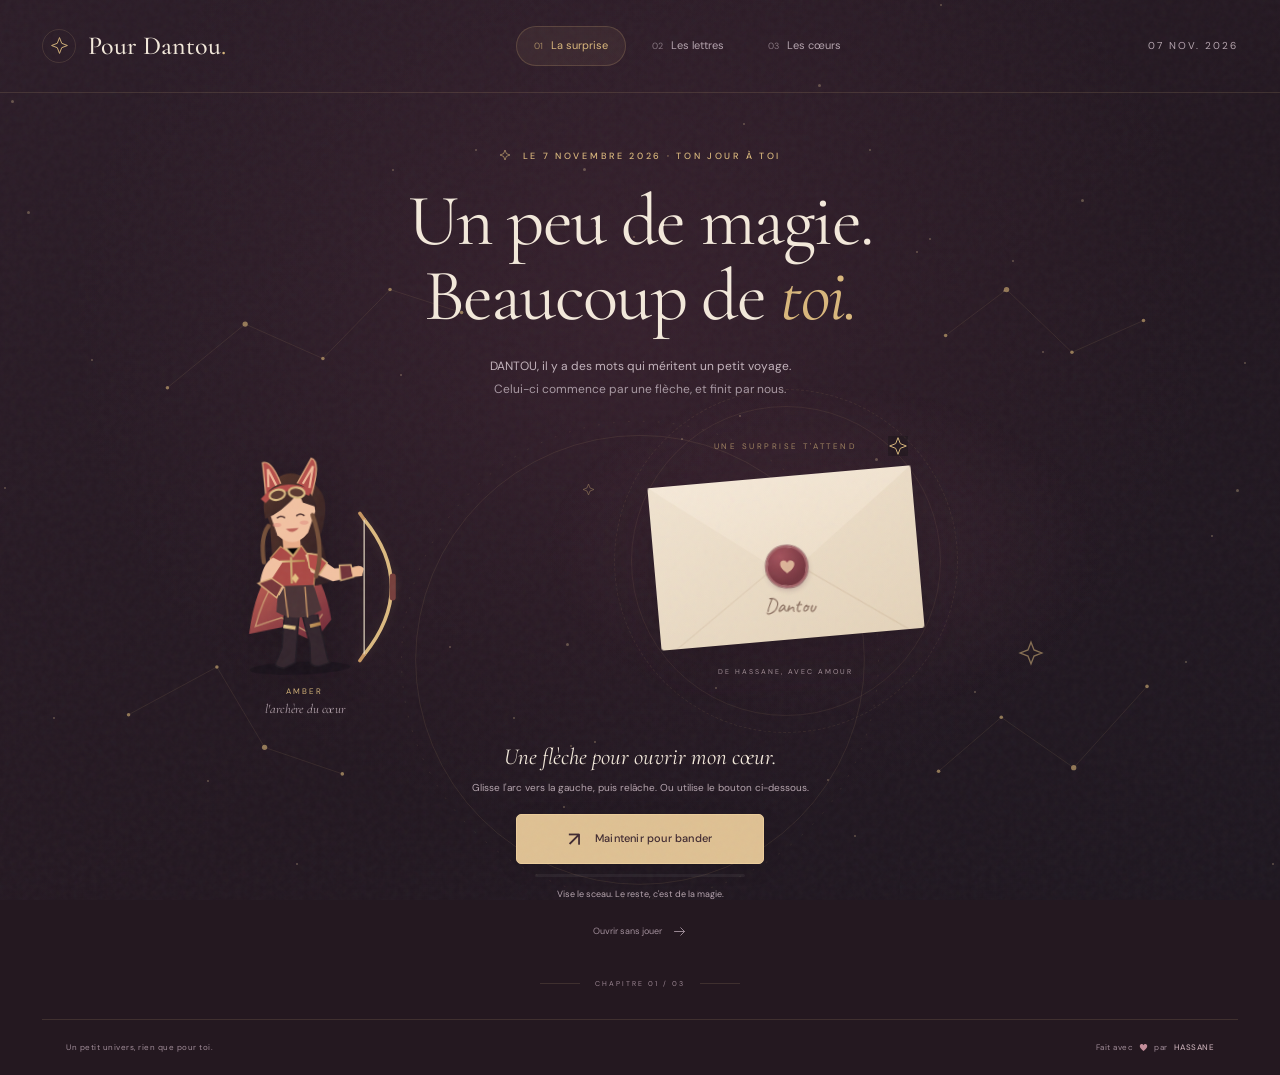
<file: dantou-anniversaire/index.html>
<!DOCTYPE html>
<html lang="fr">
<head>
<meta charset="UTF-8">
<meta name="viewport" content="width=device-width, initial-scale=1">
<meta name="theme-color" content="#261822">
<meta name="description" content="Un cadeau d'anniversaire pour DANTOU, imaginé avec amour par HASSANE. 7 novembre 2026.">
<title>Une surprise dans les étoiles · Pour Dantou</title>
<link rel="icon" href="assets/img/favicon.svg" type="image/svg+xml">
<link rel="stylesheet" href="css/fonts.css">
<link rel="stylesheet" href="css/style.css">
<script src="js/common.js" defer></script>

<script src="js/index.js" defer></script>
</head>
<body class="page-index">
<a class="skip-link" href="#contenu">Aller au contenu</a>
<div class="stars" aria-hidden="true"></div>
<header class="site-header">
<a class="brand" href="index.html" aria-label="Pour Dantou — accueil"><span class="brand-symbol"><svg viewBox="0 0 24 24" fill="none" aria-hidden="true"><path d="M12 2l2.8 7.2L22 12l-7.2 2.8L12 22l-2.8-7.2L2 12l7.2-2.8L12 2Z" stroke="currentColor" stroke-width="1.2"/></svg></span><span>Pour Dantou<span class="brand-dot">.</span></span></a>
<nav class="main-nav" aria-label="Les trois chapitres">
<a href="index.html" aria-current="page" ><span class="nav-number">01</span> La surprise</a><a href="lettres.html" ><span class="nav-number">02</span> Les lettres</a><a href="coeurs.html" ><span class="nav-number">03</span> Les cœurs</a>
</nav>
<span class="header-date">07 NOV. 2026</span>
</header>
<main id="contenu" class="home-main">
<section class="hero intro-home" aria-labelledby="home-title">
<p class="eyebrow"><span class="tiny-star"><svg viewBox="0 0 24 24" fill="none" aria-hidden="true"><path d="M12 2l2.8 7.2L22 12l-7.2 2.8L12 22l-2.8-7.2L2 12l7.2-2.8L12 2Z" stroke="currentColor" stroke-width="1.2"/></svg></span> LE 7 NOVEMBRE 2026 · TON JOUR À TOI</p>
<h1 id="home-title">Un peu de magie.<br>Beaucoup de <em>toi.</em></h1>
<p class="hero-description">DANTOU, il y a des mots qui méritent un petit voyage.<br><span>Celui-ci commence par une flèche, et finit par nous.</span></p>
</section>
<section class="shooting-game" aria-label="Ouvre ton cadeau avec l'arc d'Amber">
<div class="game-scene" id="game-scene">
<div class="orbit-decoration" aria-hidden="true"><span><svg viewBox="0 0 24 24" fill="none" aria-hidden="true"><path d="M12 2l2.8 7.2L22 12l-7.2 2.8L12 22l-2.8-7.2L2 12l7.2-2.8L12 2Z" stroke="currentColor" stroke-width="1.2"/></svg></span><i></i></div>
<div class="amber-wrap"><img src="assets/img/amber.svg" alt="Amber, notre archère au ruban rouge" width="220" height="310" draggable="false"><span class="amber-label">AMBER <i>l'archère du cœur</i></span></div>
<button class="bow-control" id="bow-control" type="button" aria-label="Arc : maintenir ou glisser vers la gauche, puis relâcher pour tirer. Flèches haut et bas pour viser au clavier." aria-describedby="game-help">
<svg viewBox="0 0 80 180" aria-hidden="true"><path class="bow-limb" d="M24 12Q87 90 24 168" fill="none" stroke="#dcba80" stroke-width="4" stroke-linecap="round"/><path d="M24 12L19 5M24 168l-5 7" stroke="#c79661" stroke-width="4" stroke-linecap="round"/><polyline id="bow-string" points="24,12 24,90 24,168" fill="none" stroke="#f1e3cc" stroke-width="1.3"/><path d="M57 78v24" stroke="#773f3c" stroke-width="7" stroke-linecap="round"/></svg>
</button>
<div class="envelope-target" id="envelope-target">
<p class="gift-caption">UNE SURPRISE T'ATTEND</p>
<div class="envelope" id="envelope" role="img" aria-label="Une enveloppe fermée, adressée à Dantou">
<div class="envelope-back"></div>
<div class="letter-peek"><span>Pour toi,</span><strong>mon amour.</strong><i>— HASSANE</i></div>
<div class="envelope-front"></div>
<div class="envelope-flap"></div>
<div class="wax-seal"><svg viewBox="0 0 24 24" aria-hidden="true"><path d="M12 21C8 18 2 14 2 8a5.2 5.2 0 0 1 10-2 5.2 5.2 0 0 1 10 2c0 6-6 10-10 13Z" fill="currentColor"/></svg></div>
<span class="envelope-name">Dantou</span>
</div>
<p class="gift-signature">DE HASSANE, AVEC AMOUR</p>
</div>
<canvas id="shot-canvas" aria-hidden="true"></canvas>
<span class="scene-spark sparkle-a" aria-hidden="true"><svg viewBox="0 0 24 24" fill="none" aria-hidden="true"><path d="M12 2l2.8 7.2L22 12l-7.2 2.8L12 22l-2.8-7.2L2 12l7.2-2.8L12 2Z" stroke="currentColor" stroke-width="1.2"/></svg></span><span class="scene-spark sparkle-b" aria-hidden="true"><svg viewBox="0 0 24 24" fill="none" aria-hidden="true"><path d="M12 2l2.8 7.2L22 12l-7.2 2.8L12 22l-2.8-7.2L2 12l7.2-2.8L12 2Z" stroke="currentColor" stroke-width="1.2"/></svg></span>
</div>
<div class="game-controls" id="game-controls">
<p id="game-help" class="game-help">Une flèche pour ouvrir mon cœur.</p>
<p class="game-detail">Glisse l'arc vers la gauche, puis relâche. Ou utilise le bouton ci-dessous.</p>
<button type="button" class="button button-gold hold-button" id="shoot-button"><span class="button-icon">↗</span><span id="shoot-label">Maintenir pour bander</span></button>
<div class="power-meter" role="meter" id="power-meter" aria-label="Puissance de l'arc" aria-valuemin="0" aria-valuemax="100" aria-valuenow="0"><div id="power-fill"></div></div>
<p class="game-status" id="game-status" role="status">Vise le sceau. Le reste, c'est de la magie.</p>
<button class="text-button skip-game" id="skip-game" type="button">Ouvrir sans jouer <svg viewBox="0 0 24 24" fill="none" aria-hidden="true"><path d="M4 12h16m-6-6 6 6-6 6" stroke="currentColor" stroke-width="1.5" stroke-linecap="round" stroke-linejoin="round"/></svg></button>
</div>
<div class="birthday-panel" id="birthday-panel" hidden>
<p class="eyebrow">AUJOURD'HUI, TOUTES LES ÉTOILES SONT POUR TOI</p>
<h2>Joyeux anniversaire <em>DANTOU !</em></h2>
<p>Que cette nouvelle année te ressemble : belle, lumineuse, irremplaçable.</p>
<a class="button button-gold" href="lettres.html">Continuer <svg viewBox="0 0 24 24" fill="none" aria-hidden="true"><path d="M4 12h16m-6-6 6 6-6 6" stroke="currentColor" stroke-width="1.5" stroke-linecap="round" stroke-linejoin="round"/></svg></a>
<button class="text-button replay" id="replay" type="button">Rejouer la surprise</button>
</div>
</section>
<p class="chapter-mark"><span></span> CHAPITRE 01 / 03 <span></span></p>
<noscript><p class="noscript-note">Active JavaScript pour tirer à l'arc. <a href="lettres.html">Tu peux aussi lire les lettres directement.</a></p></noscript>
</main>
<footer class="site-footer"><span>Un petit univers, rien que pour toi.</span><span>Fait avec <svg viewBox="0 0 24 24" aria-hidden="true"><path d="M12 21C8 18 2 14 2 8a5.2 5.2 0 0 1 10-2 5.2 5.2 0 0 1 10 2c0 6-6 10-10 13Z" fill="currentColor"/></svg> par <strong>HASSANE</strong></span></footer></body></html>
</file>
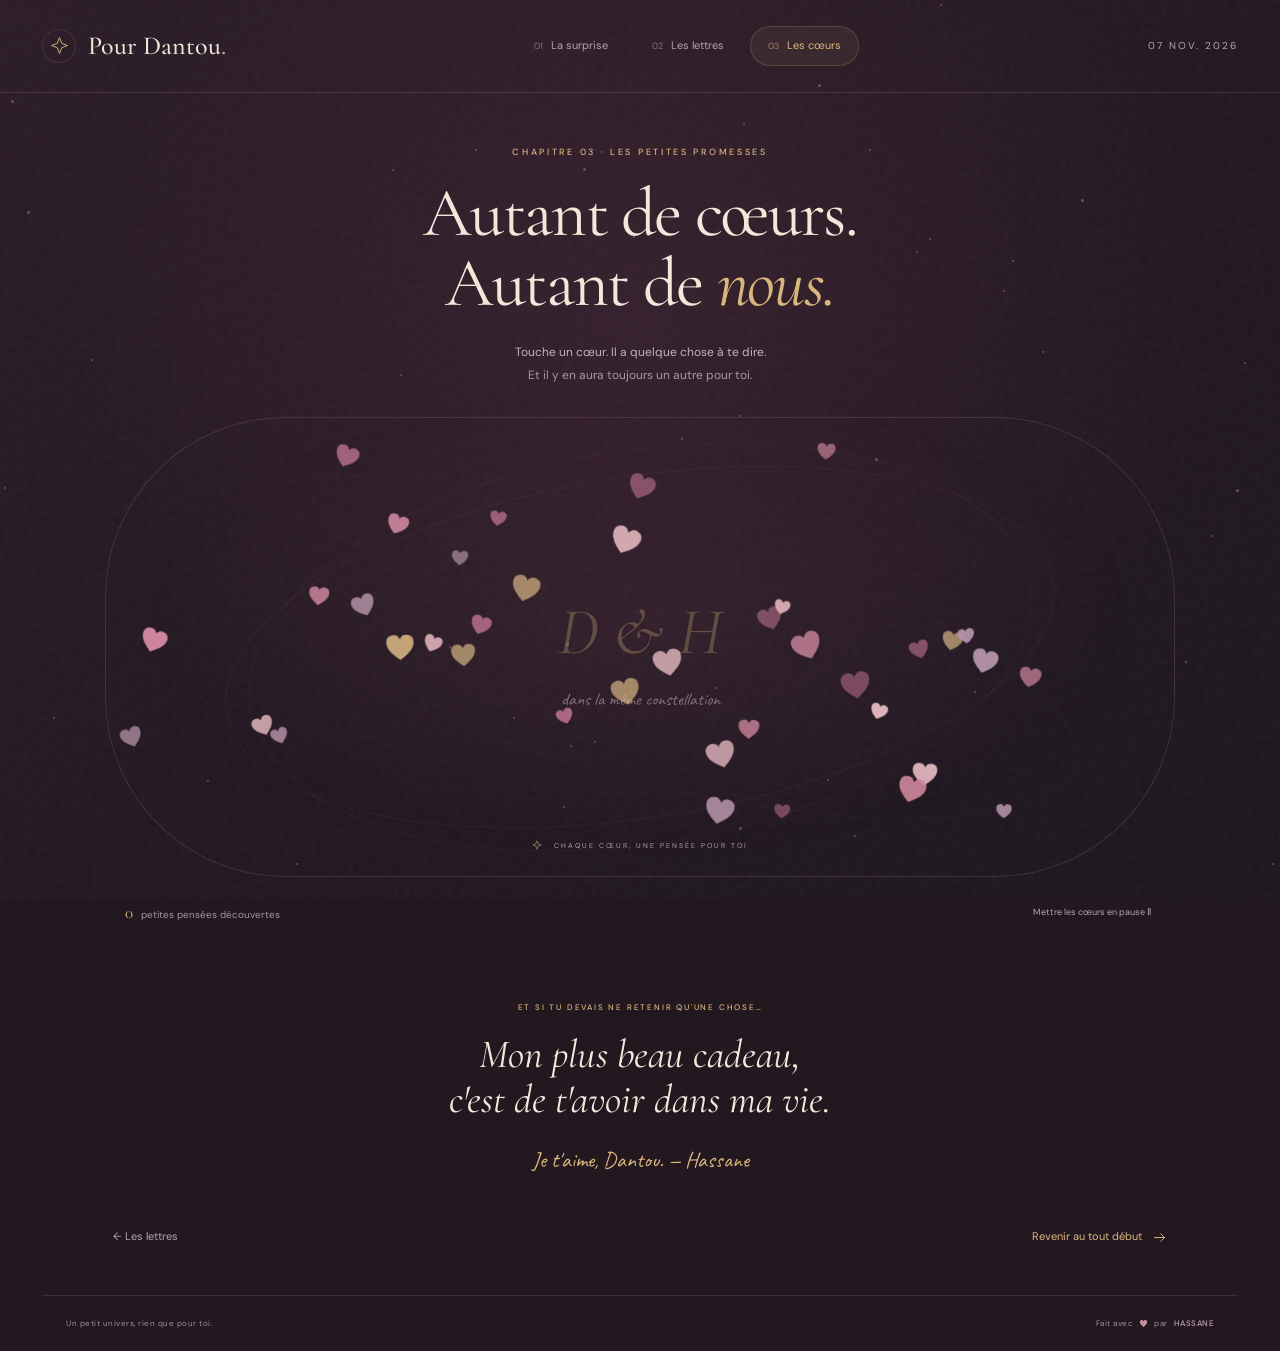
<file: dantou-anniversaire/coeurs.html>
<!DOCTYPE html>
<html lang="fr">
<head>
<meta charset="UTF-8">
<meta name="viewport" content="width=device-width, initial-scale=1">
<meta name="theme-color" content="#261822">
<meta name="description" content="Un cadeau d'anniversaire pour DANTOU, imaginé avec amour par HASSANE. 7 novembre 2026.">
<title>Une constellation de promesses · Pour Dantou</title>
<link rel="icon" href="assets/img/favicon.svg" type="image/svg+xml">
<link rel="stylesheet" href="css/fonts.css">
<link rel="stylesheet" href="css/style.css">
<script src="js/common.js" defer></script>

<script src="js/coeurs.js" defer></script>
</head>
<body class="page-coeurs">
<a class="skip-link" href="#contenu">Aller au contenu</a>
<div class="stars" aria-hidden="true"></div>
<header class="site-header">
<a class="brand" href="index.html" aria-label="Pour Dantou — accueil"><span class="brand-symbol"><svg viewBox="0 0 24 24" fill="none" aria-hidden="true"><path d="M12 2l2.8 7.2L22 12l-7.2 2.8L12 22l-2.8-7.2L2 12l7.2-2.8L12 2Z" stroke="currentColor" stroke-width="1.2"/></svg></span><span>Pour Dantou<span class="brand-dot">.</span></span></a>
<nav class="main-nav" aria-label="Les trois chapitres">
<a href="index.html" ><span class="nav-number">01</span> La surprise</a><a href="lettres.html" ><span class="nav-number">02</span> Les lettres</a><a href="coeurs.html" aria-current="page" ><span class="nav-number">03</span> Les cœurs</a>
</nav>
<span class="header-date">07 NOV. 2026</span>
</header>
<main id="contenu" class="hearts-main">
<section class="hero hearts-hero"><p class="eyebrow">CHAPITRE 03 · LES PETITES PROMESSES</p><h1>Autant de cœurs.<br>Autant de <em>nous.</em></h1><p class="hero-description">Touche un cœur. Il a quelque chose à te dire.<br><span>Et il y en aura toujours un autre pour toi.</span></p></section>
<section class="heart-garden" id="heart-garden" aria-label="Constellation interactive de messages d'amour">
<div class="garden-halo" aria-hidden="true"></div>
<div class="garden-center" aria-hidden="true"><span>D & H</span><p>dans la même constellation</p></div>
<div class="heart-layer" id="heart-layer"></div>
<canvas id="heart-canvas" aria-hidden="true"></canvas>
<div class="heart-notes" id="heart-notes" aria-hidden="true"></div>
<div class="garden-label" aria-hidden="true"><span><svg viewBox="0 0 24 24" fill="none" aria-hidden="true"><path d="M12 2l2.8 7.2L22 12l-7.2 2.8L12 22l-2.8-7.2L2 12l7.2-2.8L12 2Z" stroke="currentColor" stroke-width="1.2"/></svg></span> CHAQUE CŒUR, UNE PENSÉE POUR TOI</div>
</section>
<div class="garden-info"><p><span id="heart-count">0</span> petites pensées découvertes</p><button class="text-button" id="motion-toggle" type="button" aria-pressed="false">Mettre les cœurs en pause <span aria-hidden="true">Ⅱ</span></button></div>
<p class="sr-only" role="status" aria-live="polite" aria-atomic="true" id="heart-announcement"></p>
<noscript><p class="noscript-note">Active JavaScript pour découvrir les cœurs. DANTOU, je te choisis dans les petits gestes, chaque jour. — HASSANE</p></noscript>
<div class="closing-note"><p class="eyebrow">ET SI TU DEVAIS NE RETENIR QU'UNE CHOSE…</p><p class="closing-words">Mon plus beau cadeau,<br>c'est de t'avoir dans ma vie.</p><span class="closing-signature">Je t'aime, Dantou. — Hassane</span></div>
<div class="page-navigation"><a class="text-button back-link" href="lettres.html">← Les lettres</a><a class="text-button" href="index.html">Revenir au tout début <svg viewBox="0 0 24 24" fill="none" aria-hidden="true"><path d="M4 12h16m-6-6 6 6-6 6" stroke="currentColor" stroke-width="1.5" stroke-linecap="round" stroke-linejoin="round"/></svg></a></div>
</main>
<footer class="site-footer"><span>Un petit univers, rien que pour toi.</span><span>Fait avec <svg viewBox="0 0 24 24" aria-hidden="true"><path d="M12 21C8 18 2 14 2 8a5.2 5.2 0 0 1 10-2 5.2 5.2 0 0 1 10 2c0 6-6 10-10 13Z" fill="currentColor"/></svg> par <strong>HASSANE</strong></span></footer></body></html>
</file>
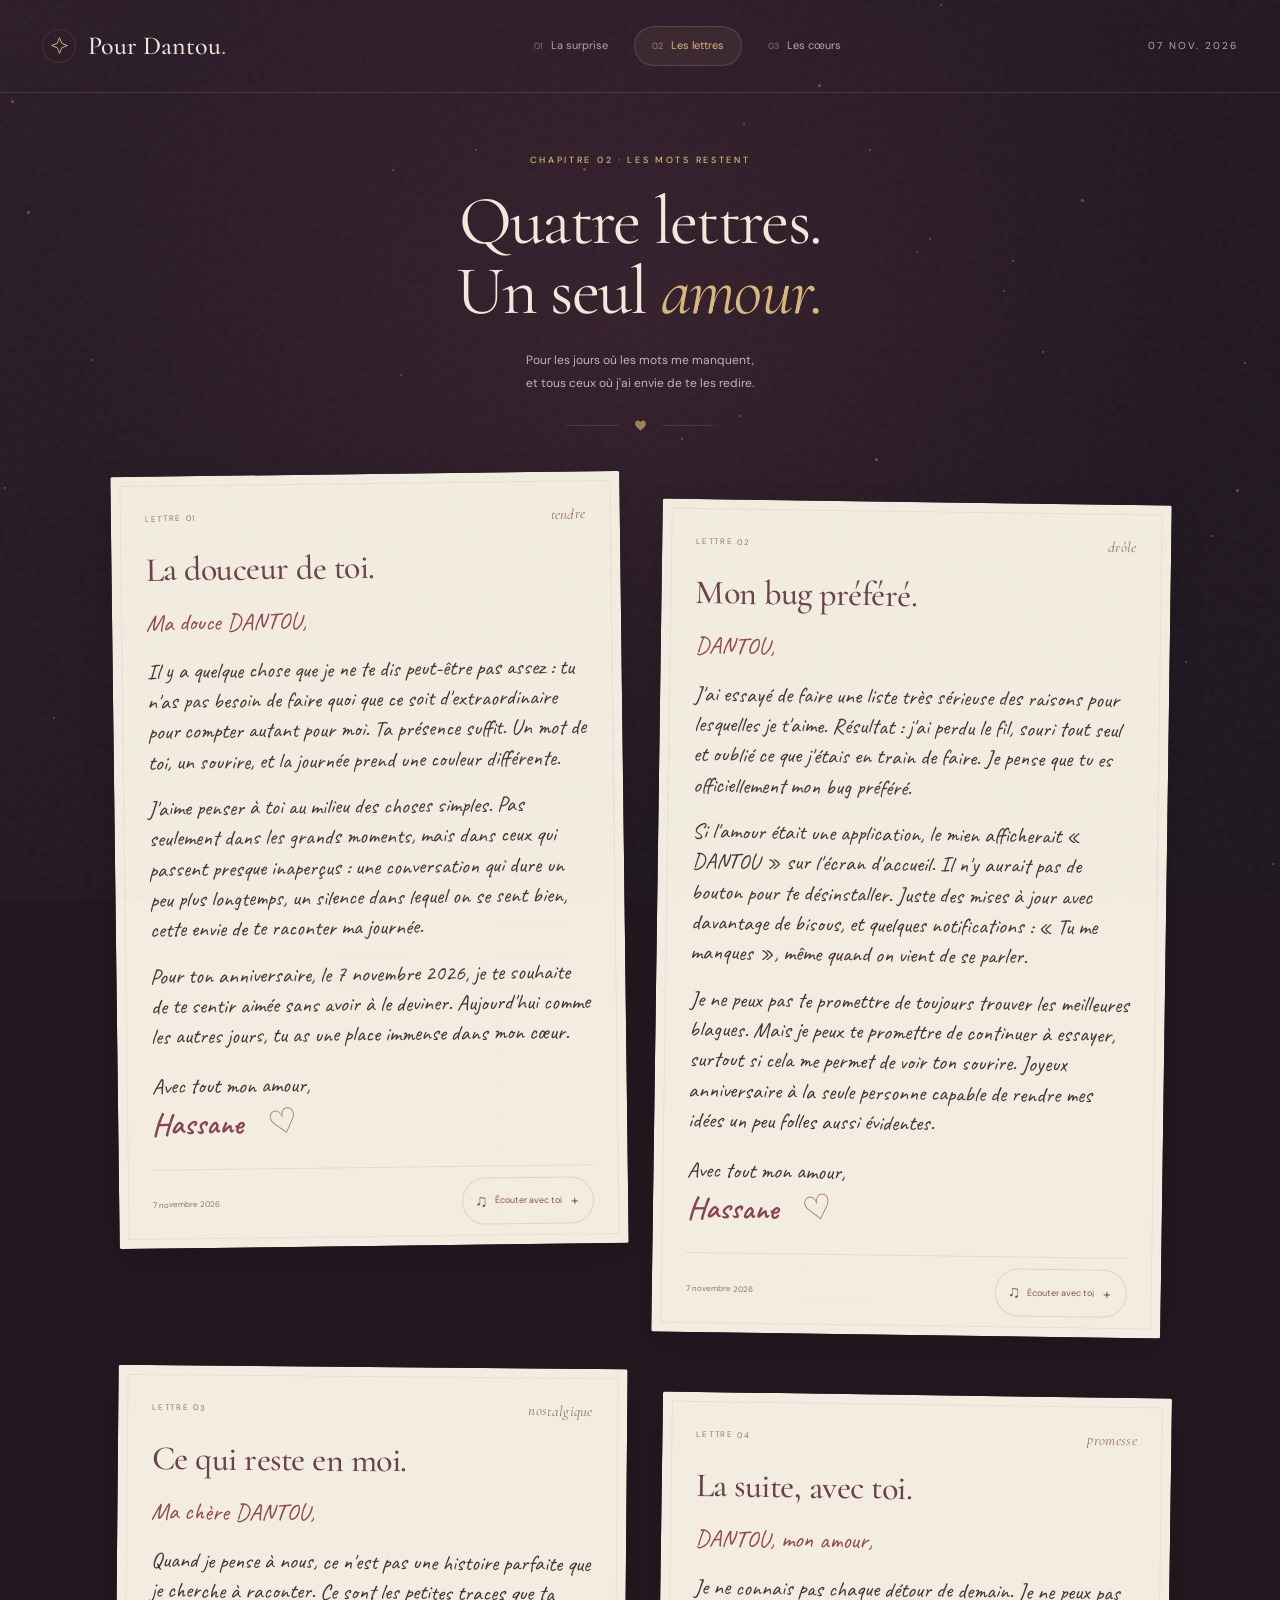
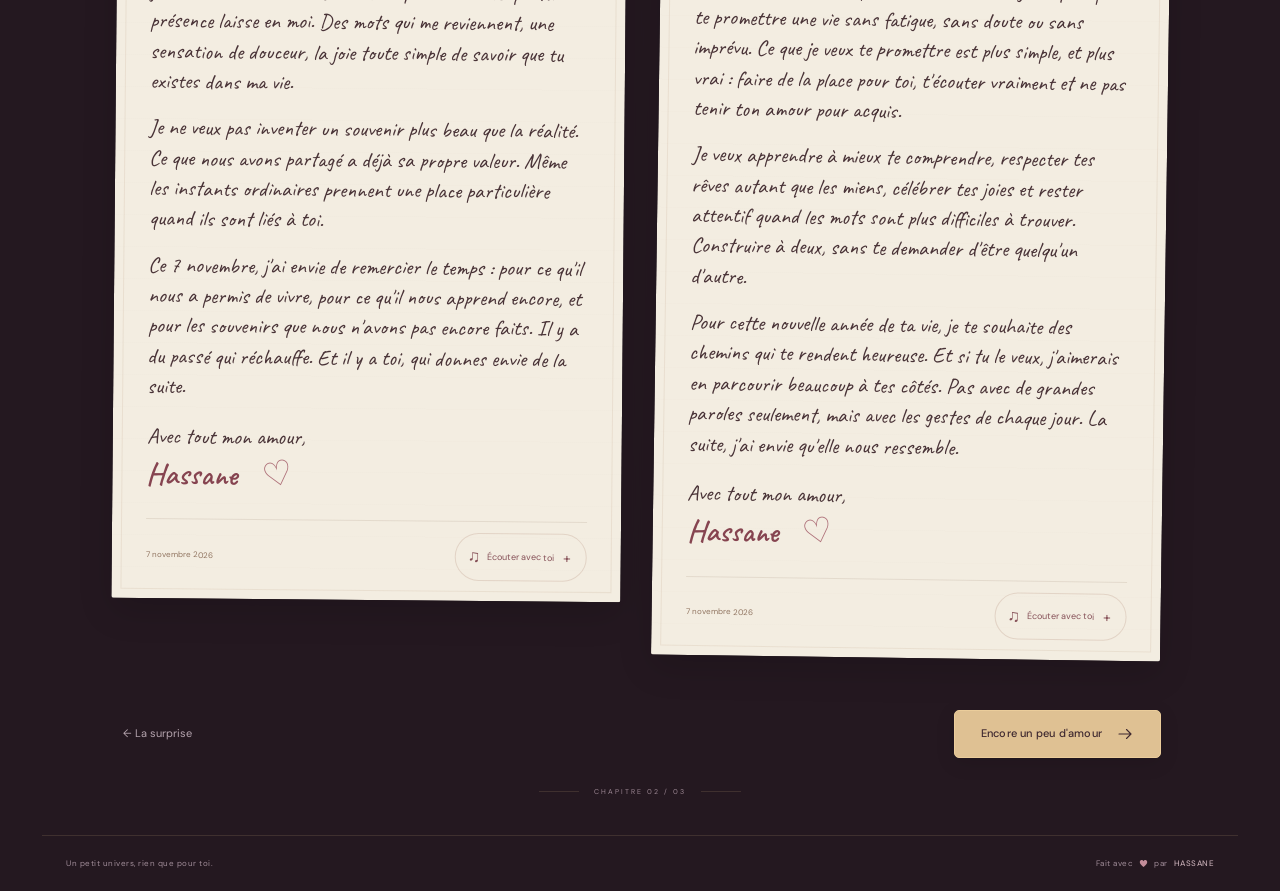
<file: dantou-anniversaire/lettres.html>
<!DOCTYPE html>
<html lang="fr">
<head>
<meta charset="UTF-8">
<meta name="viewport" content="width=device-width, initial-scale=1">
<meta name="theme-color" content="#261822">
<meta name="description" content="Un cadeau d'anniversaire pour DANTOU, imaginé avec amour par HASSANE. 7 novembre 2026.">
<title>Quatre lettres pour toi · Pour Dantou</title>
<link rel="icon" href="assets/img/favicon.svg" type="image/svg+xml">
<link rel="stylesheet" href="css/fonts.css">
<link rel="stylesheet" href="css/style.css">
<script src="js/common.js" defer></script>
<script src="js/musiques.js" defer></script>
<script src="js/lettres.js" defer></script>
</head>
<body class="page-lettres">
<a class="skip-link" href="#contenu">Aller au contenu</a>
<div class="stars" aria-hidden="true"></div>
<header class="site-header">
<a class="brand" href="index.html" aria-label="Pour Dantou — accueil"><span class="brand-symbol"><svg viewBox="0 0 24 24" fill="none" aria-hidden="true"><path d="M12 2l2.8 7.2L22 12l-7.2 2.8L12 22l-2.8-7.2L2 12l7.2-2.8L12 2Z" stroke="currentColor" stroke-width="1.2"/></svg></span><span>Pour Dantou<span class="brand-dot">.</span></span></a>
<nav class="main-nav" aria-label="Les trois chapitres">
<a href="index.html" ><span class="nav-number">01</span> La surprise</a><a href="lettres.html" aria-current="page" ><span class="nav-number">02</span> Les lettres</a><a href="coeurs.html" ><span class="nav-number">03</span> Les cœurs</a>
</nav>
<span class="header-date">07 NOV. 2026</span>
</header>
<main id="contenu" class="letters-main">
<section class="hero letters-hero"><p class="eyebrow">CHAPITRE 02 · LES MOTS RESTENT</p><h1>Quatre lettres.<br>Un seul <em>amour.</em></h1><p class="hero-description">Pour les jours où les mots me manquent,<br>et tous ceux où j'ai envie de te les redire.</p><div class="hero-ornament" aria-hidden="true"><span></span><svg viewBox="0 0 24 24" aria-hidden="true"><path d="M12 21C8 18 2 14 2 8a5.2 5.2 0 0 1 10-2 5.2 5.2 0 0 1 10 2c0 6-6 10-10 13Z" fill="currentColor"/></svg><span></span></div></section>
<div class="letters-grid">
<article class="letter-card reveal" id="lettre-1" aria-labelledby="letter-title-1">
<div class="letter-meta"><span>LETTRE 01</span><span class="tone-tag">tendre</span></div>
<h2 id="letter-title-1">La douceur de toi.</h2>
<div class="letter-writing"><p class="salutation">Ma douce DANTOU,</p><p>Il y a quelque chose que je ne te dis peut-être pas assez : tu n'as pas besoin de faire quoi que ce soit d'extraordinaire pour compter autant pour moi. Ta présence suffit. Un mot de toi, un sourire, et la journée prend une couleur différente.</p><p>J'aime penser à toi au milieu des choses simples. Pas seulement dans les grands moments, mais dans ceux qui passent presque inaperçus : une conversation qui dure un peu plus longtemps, un silence dans lequel on se sent bien, cette envie de te raconter ma journée.</p><p>Pour ton anniversaire, le 7 novembre 2026, je te souhaite de te sentir aimée sans avoir à le deviner. Aujourd'hui comme les autres jours, tu as une place immense dans mon cœur.</p><p class="letter-sign">Avec tout mon amour,<br><strong>Hassane</strong><span class="hand-heart">♡</span></p></div>
<div class="letter-bottom"><span>7 novembre 2026</span><button class="playlist-toggle" type="button" aria-expanded="false" aria-controls="playlist-1" data-playlist="1"><span aria-hidden="true">♫</span> Écouter avec toi <span class="toggle-plus" aria-hidden="true">+</span></button></div>
<section class="playlist-panel" id="playlist-1" aria-label="Huit musiques pour la lettre tendre" hidden></section>
</article>
<article class="letter-card reveal" id="lettre-2" aria-labelledby="letter-title-2">
<div class="letter-meta"><span>LETTRE 02</span><span class="tone-tag">drôle</span></div>
<h2 id="letter-title-2">Mon bug préféré.</h2>
<div class="letter-writing"><p class="salutation">DANTOU,</p><p>J'ai essayé de faire une liste très sérieuse des raisons pour lesquelles je t'aime. Résultat : j'ai perdu le fil, souri tout seul et oublié ce que j'étais en train de faire. Je pense que tu es officiellement mon bug préféré.</p><p>Si l'amour était une application, le mien afficherait « DANTOU » sur l'écran d'accueil. Il n'y aurait pas de bouton pour te désinstaller. Juste des mises à jour avec davantage de bisous, et quelques notifications : « Tu me manques », même quand on vient de se parler.</p><p>Je ne peux pas te promettre de toujours trouver les meilleures blagues. Mais je peux te promettre de continuer à essayer, surtout si cela me permet de voir ton sourire. Joyeux anniversaire à la seule personne capable de rendre mes idées un peu folles aussi évidentes.</p><p class="letter-sign">Avec tout mon amour,<br><strong>Hassane</strong><span class="hand-heart">♡</span></p></div>
<div class="letter-bottom"><span>7 novembre 2026</span><button class="playlist-toggle" type="button" aria-expanded="false" aria-controls="playlist-2" data-playlist="2"><span aria-hidden="true">♫</span> Écouter avec toi <span class="toggle-plus" aria-hidden="true">+</span></button></div>
<section class="playlist-panel" id="playlist-2" aria-label="Huit musiques pour la lettre drôle" hidden></section>
</article>
<article class="letter-card reveal" id="lettre-3" aria-labelledby="letter-title-3">
<div class="letter-meta"><span>LETTRE 03</span><span class="tone-tag">nostalgique</span></div>
<h2 id="letter-title-3">Ce qui reste en moi.</h2>
<div class="letter-writing"><p class="salutation">Ma chère DANTOU,</p><p>Quand je pense à nous, ce n'est pas une histoire parfaite que je cherche à raconter. Ce sont les petites traces que ta présence laisse en moi. Des mots qui me reviennent, une sensation de douceur, la joie toute simple de savoir que tu existes dans ma vie.</p><p>Je ne veux pas inventer un souvenir plus beau que la réalité. Ce que nous avons partagé a déjà sa propre valeur. Même les instants ordinaires prennent une place particulière quand ils sont liés à toi.</p><p>Ce 7 novembre, j'ai envie de remercier le temps : pour ce qu'il nous a permis de vivre, pour ce qu'il nous apprend encore, et pour les souvenirs que nous n'avons pas encore faits. Il y a du passé qui réchauffe. Et il y a toi, qui donnes envie de la suite.</p><p class="letter-sign">Avec tout mon amour,<br><strong>Hassane</strong><span class="hand-heart">♡</span></p></div>
<div class="letter-bottom"><span>7 novembre 2026</span><button class="playlist-toggle" type="button" aria-expanded="false" aria-controls="playlist-3" data-playlist="3"><span aria-hidden="true">♫</span> Écouter avec toi <span class="toggle-plus" aria-hidden="true">+</span></button></div>
<section class="playlist-panel" id="playlist-3" aria-label="Huit musiques pour la lettre nostalgique" hidden></section>
</article>
<article class="letter-card reveal" id="lettre-4" aria-labelledby="letter-title-4">
<div class="letter-meta"><span>LETTRE 04</span><span class="tone-tag">promesse</span></div>
<h2 id="letter-title-4">La suite, avec toi.</h2>
<div class="letter-writing"><p class="salutation">DANTOU, mon amour,</p><p>Je ne connais pas chaque détour de demain. Je ne peux pas te promettre une vie sans fatigue, sans doute ou sans imprévu. Ce que je veux te promettre est plus simple, et plus vrai : faire de la place pour toi, t'écouter vraiment et ne pas tenir ton amour pour acquis.</p><p>Je veux apprendre à mieux te comprendre, respecter tes rêves autant que les miens, célébrer tes joies et rester attentif quand les mots sont plus difficiles à trouver. Construire à deux, sans te demander d'être quelqu'un d'autre.</p><p>Pour cette nouvelle année de ta vie, je te souhaite des chemins qui te rendent heureuse. Et si tu le veux, j'aimerais en parcourir beaucoup à tes côtés. Pas avec de grandes paroles seulement, mais avec les gestes de chaque jour. La suite, j'ai envie qu'elle nous ressemble.</p><p class="letter-sign">Avec tout mon amour,<br><strong>Hassane</strong><span class="hand-heart">♡</span></p></div>
<div class="letter-bottom"><span>7 novembre 2026</span><button class="playlist-toggle" type="button" aria-expanded="false" aria-controls="playlist-4" data-playlist="4"><span aria-hidden="true">♫</span> Écouter avec toi <span class="toggle-plus" aria-hidden="true">+</span></button></div>
<section class="playlist-panel" id="playlist-4" aria-label="Huit musiques pour la lettre promesse" hidden></section>
</article></div>
<div class="page-navigation"><a class="text-button back-link" href="index.html">← La surprise</a><a class="button button-gold" href="coeurs.html">Encore un peu d'amour <svg viewBox="0 0 24 24" fill="none" aria-hidden="true"><path d="M4 12h16m-6-6 6 6-6 6" stroke="currentColor" stroke-width="1.5" stroke-linecap="round" stroke-linejoin="round"/></svg></a></div>
<p class="chapter-mark"><span></span> CHAPITRE 02 / 03 <span></span></p>
<noscript><p class="noscript-note">Les lettres restent lisibles. Active JavaScript pour afficher les playlists.</p></noscript>
</main>
<footer class="site-footer"><span>Un petit univers, rien que pour toi.</span><span>Fait avec <svg viewBox="0 0 24 24" aria-hidden="true"><path d="M12 21C8 18 2 14 2 8a5.2 5.2 0 0 1 10-2 5.2 5.2 0 0 1 10 2c0 6-6 10-10 13Z" fill="currentColor"/></svg> par <strong>HASSANE</strong></span></footer></body></html>
</file>
<file: dantou-anniversaire/css/fonts.css>
@font-face {
  font-family: 'Caveat';
  font-style: normal;
  font-weight: 400;
  font-display: swap;
  src: url('../assets/fonts/font-01.ttf') format('truetype');
}
@font-face {
  font-family: 'Caveat';
  font-style: normal;
  font-weight: 600;
  font-display: swap;
  src: url('../assets/fonts/font-02.ttf') format('truetype');
}
@font-face {
  font-family: 'Cormorant Garamond';
  font-style: italic;
  font-weight: 400;
  font-display: swap;
  src: url('../assets/fonts/font-03.ttf') format('truetype');
}
@font-face {
  font-family: 'Cormorant Garamond';
  font-style: italic;
  font-weight: 500;
  font-display: swap;
  src: url('../assets/fonts/font-04.ttf') format('truetype');
}
@font-face {
  font-family: 'Cormorant Garamond';
  font-style: normal;
  font-weight: 400;
  font-display: swap;
  src: url('../assets/fonts/font-05.ttf') format('truetype');
}
@font-face {
  font-family: 'Cormorant Garamond';
  font-style: normal;
  font-weight: 500;
  font-display: swap;
  src: url('../assets/fonts/font-06.ttf') format('truetype');
}
@font-face {
  font-family: 'Cormorant Garamond';
  font-style: normal;
  font-weight: 600;
  font-display: swap;
  src: url('../assets/fonts/font-07.ttf') format('truetype');
}
@font-face {
  font-family: 'DM Sans';
  font-style: normal;
  font-weight: 400;
  font-display: swap;
  src: url('../assets/fonts/font-08.ttf') format('truetype');
}
@font-face {
  font-family: 'DM Sans';
  font-style: normal;
  font-weight: 500;
  font-display: swap;
  src: url('../assets/fonts/font-09.ttf') format('truetype');
}
@font-face {
  font-family: 'DM Sans';
  font-style: normal;
  font-weight: 600;
  font-display: swap;
  src: url('../assets/fonts/font-10.ttf') format('truetype');
}
</file>
<file: dantou-anniversaire/css/style.css>
/* Identité : nuit prune, papier ivoire et or doux. Toutes les polices sont locales. */
:root{--bg:#241820;--bg-deep:#1d151e;--cream:#f3e9db;--gold:#d9b77c;--muted:#b5a4ae;--pink:#d89caa;--paper:#f3ede1;--ink:#493337;--line:rgba(218,186,132,.15);--serif:'Cormorant Garamond',Georgia,serif;--sans:'DM Sans',Arial,sans-serif;--hand:'Caveat','Segoe Print',cursive;--radius:5px}
*{box-sizing:border-box}
html{scroll-behavior:smooth}
body{margin:0;background:var(--bg);color:var(--cream);font-family:var(--sans);font-size:14px;line-height:1.6;min-height:100vh;isolation:isolate}
body:before{content:"";position:fixed;inset:0;z-index:-2;pointer-events:none;background:radial-gradient(ellipse at 50% 36%,rgba(128,65,90,.18),transparent 63%),linear-gradient(145deg,#2c1d28 0%,#231821 55%,#1e1720 100%)}
body:after{content:"";position:fixed;inset:0;z-index:9;pointer-events:none;opacity:.045;background-image:url("data:image/svg+xml,%3Csvg viewBox='0 0 180 180' xmlns='http://www.w3.org/2000/svg'%3E%3Cfilter id='noise'%3E%3CfeTurbulence type='fractalNoise' baseFrequency='.8' numOctaves='3' stitchTiles='stitch'/%3E%3C/filter%3E%3Crect width='100%25' height='100%25' opacity='.8' filter='url(%23noise)'/%3E%3C/svg%3E")}
a{color:inherit;text-decoration:none}
button{font:inherit;cursor:pointer}
button,a{-webkit-tap-highlight-color:transparent}
button:disabled{cursor:default}
img,svg{display:block;max-width:100%}
button:focus-visible,a:focus-visible,audio:focus-visible{outline:2px solid var(--gold);outline-offset:6px}
[hidden]{display:none!important}
.sr-only{position:absolute;width:1px;height:1px;overflow:hidden;clip:rect(0,0,0,0);white-space:nowrap}
.skip-link{position:fixed;left:12px;top:12px;z-index:30;padding:10px 20px;background:var(--paper);color:var(--ink);transform:translateY(-160%)}
.skip-link:focus{transform:translateY(0)}
.stars{position:fixed;inset:0;pointer-events:none;z-index:-1;overflow:hidden}
.star{position:absolute;width:2px;height:2px;border-radius:50%;background:#e5cb9c;opacity:.32;animation:twinkle 7s ease-in-out infinite}
@keyframes twinkle{50%{opacity:.1}}
.site-header{max-width:1280px;margin:auto;display:flex;align-items:center;justify-content:space-between;gap:24px;padding:26px 42px;border-bottom:1px solid var(--line)}
.brand{font-family:var(--serif);font-size:26px;font-weight:500;display:flex;align-items:center;gap:12px;white-space:nowrap;line-height:1}
.brand-dot{color:var(--gold)}
.brand-symbol{width:34px;height:34px;color:var(--gold);border:1px solid var(--line);border-radius:50%;display:grid;place-items:center}
.brand-symbol svg{width:19px}
.main-nav{display:flex;gap:8px}
.main-nav a{font-size:11px;padding:10px 17px;color:var(--muted);border:1px solid transparent;border-radius:50px;transition:color .2s,background .2s,border-color .2s}
.main-nav a:hover{color:var(--cream)}
.main-nav a[aria-current]{background:rgba(217,183,124,.07);border-color:rgba(217,183,124,.2);color:var(--gold)}
.nav-number{font-size:9px;margin-right:5px;opacity:.65}
.header-date{font-size:10px;letter-spacing:2px;color:var(--muted)}
.hero{text-align:center;position:relative;padding:52px 20px 10px}
.eyebrow{color:var(--gold);font-size:9px;letter-spacing:2.7px;font-weight:500;margin:0 0 19px;text-transform:uppercase}
.tiny-star{font-size:13px;margin-right:7px}
h1{font-family:var(--serif);font-size:clamp(48px,5.7vw,80px);font-weight:400;line-height:1.02;letter-spacing:-1.7px;margin:0 0 22px}
h1 em,h2 em{color:var(--gold);font-weight:400}
.hero-description{font-size:12px;line-height:1.9;color:#c3b3bc;margin:0}
.hero-description span{color:#a798a2}
.home-main{max-width:1180px;margin:auto;background:url('../assets/img/constellation.svg') no-repeat center 125px;background-size:1060px auto}
.shooting-game{max-width:970px;margin:0 auto;position:relative}
.game-scene{height:327px;position:relative;isolation:isolate}
.game-scene:before{content:"";position:absolute;width:62%;height:110%;right:0;top:-12%;pointer-events:none;background:radial-gradient(ellipse,rgba(165,93,115,.12),transparent 66%)}
.amber-wrap{position:absolute;left:7.3%;bottom:18px;width:158px;z-index:2;pointer-events:none}
.amber-wrap img{width:100%;height:auto;filter:drop-shadow(0 8px 15px rgba(0,0,0,.18));transform:rotate(-2deg)}
.amber-label{display:block;text-align:center;color:var(--gold);font-size:8px;letter-spacing:2px;margin-top:8px}
.amber-label i{font-family:var(--serif);font-size:13px;font-style:italic;letter-spacing:.2px;color:var(--muted);display:block;margin-top:1px}
.bow-control{position:absolute;left:23%;top:54%;transform:translate(-50%,-50%);width:80px;height:156px;z-index:5;border:0;background:none;padding:0;touch-action:none;user-select:none;-webkit-user-select:none;cursor:grab;border-radius:40px}
.bow-control:active{cursor:grabbing}
.bow-control svg{width:100%;height:100%;overflow:visible;filter:drop-shadow(0 0 4px rgba(219,180,116,.12))}
.bow-limb{transition:stroke .2s}
.bow-control:hover .bow-limb{stroke:#ffe2ad}
.envelope-target{position:absolute;left:65%;top:45%;transform:translate(-50%,-50%);width:264px;z-index:3;text-align:center}
.gift-caption{font-size:8px;letter-spacing:2.5px;color:var(--gold);margin:0 0 24px;opacity:.65}
.envelope{width:264px;height:163px;position:relative;perspective:800px;filter:drop-shadow(0 20px 30px rgba(13,8,14,.24));transform:rotate(-5deg)}
.envelope-back{position:absolute;inset:0;background:#ddc6ad;border-radius:4px}
.envelope-front{position:absolute;inset:0;border-radius:3px;background:linear-gradient(155deg,#f0e3d0,#e4d3ba);clip-path:polygon(0 0,50% 57%,100% 0,100% 100%,0 100%);z-index:4}
.envelope-front:after{content:"";position:absolute;inset:0;background:linear-gradient(35deg,transparent 49.6%,rgba(160,124,90,.18) 50%,transparent 50.4%),linear-gradient(-35deg,transparent 49.6%,rgba(160,124,90,.15) 50%,transparent 50.4%)}
.envelope-flap{position:absolute;inset:0;clip-path:polygon(0 0,100% 0,50% 61%);background:linear-gradient(165deg,#f5e9d9,#e8d7be);transform-origin:top center;z-index:6;transition:transform .8s ease,z-index .01s .35s}
.wax-seal{position:absolute;left:50%;top:55%;transform:translate(-50%,-50%) rotate(5deg);width:42px;height:42px;background:radial-gradient(circle at 32% 24%,#a4525c,#74363f 72%);border:2px solid #a46469;outline:1px solid rgba(92,29,46,.4);border-radius:48% 50% 46% 49%;box-shadow:1px 3px 5px #592e4138;display:grid;place-items:center;z-index:7;transition:transform .35s,opacity .35s}
.wax-seal svg{width:17px;color:#e5bfa0;opacity:.9}
.envelope-name{position:absolute;bottom:16px;left:0;right:0;z-index:5;font-family:var(--hand);font-size:21px;color:#8c7162;transform:rotate(5deg)}
.gift-signature{font-size:7px;letter-spacing:2px;margin:26px 0 0;color:#b09ba4}
.letter-peek{position:absolute;left:7%;top:6%;width:86%;height:89%;padding-top:18px;background:#fcf5e9;box-shadow:0 0 0 1px #d7bd94;z-index:2;transition:transform 1s .5s ease;text-align:center;font-family:var(--hand);color:#794b50;font-size:22px;line-height:1.2}
.letter-peek:before{content:"";position:absolute;inset:8px;border:1px solid #d7b58266;pointer-events:none}
.letter-peek span,.letter-peek strong,.letter-peek i{display:block;font-weight:400}
.letter-peek strong{font-size:28px}
.letter-peek i{font-family:var(--sans);font-size:6px;letter-spacing:2px;margin-top:12px;font-style:normal}
.is-open .envelope-flap{transform:rotateX(180deg);z-index:1}
.is-open .wax-seal{opacity:0;transform:translate(-50%,-50%) scale(.5)}
.is-open .letter-peek{transform:translateY(-69%)}
.orbit-decoration{position:absolute;left:65%;top:46%;width:310px;height:310px;border:1px solid rgba(216,176,119,.09);border-radius:50%;transform:translate(-50%,-50%);pointer-events:none}
.orbit-decoration i{position:absolute;inset:-18px;border:1px dashed rgba(216,176,119,.1);border-radius:50%}
.orbit-decoration span{position:absolute;top:29px;right:32px;font-size:20px;color:var(--gold);background:var(--bg)}
.scene-spark{position:absolute;color:var(--gold);pointer-events:none;opacity:.55}
.sparkle-a{left:44%;top:22%;font-size:13px}.sparkle-b{left:89%;top:70%;font-size:28px}
#shot-canvas{position:absolute;inset:0;width:100%;height:100%;z-index:6;pointer-events:none}
.game-controls{text-align:center;padding:1px 20px 0}
.game-help{font-family:var(--serif);font-size:23px;margin:0 0 4px;font-style:italic}
.game-detail{color:var(--muted);font-size:10px;margin:0 0 18px}
.button{display:inline-flex;align-items:center;justify-content:center;gap:14px;border-radius:var(--radius);padding:14px 26px;border:1px solid transparent;font-size:11px;font-weight:500;letter-spacing:.2px;min-height:48px;transition:background .2s,transform .2s,box-shadow .2s}
.button svg{width:18px;height:18px}
.button-gold{background:#dfc193;color:#3f2930;border-color:#ebcd9b;box-shadow:0 5px 20px rgba(10,6,12,.1)}
.button-gold:hover{background:#edd3aa;box-shadow:0 5px 20px rgba(217,183,124,.1)}
.button-gold:active{transform:translateY(2px)}
.button-icon{font-size:20px;line-height:1}
.hold-button{user-select:none;-webkit-user-select:none;touch-action:none;min-width:248px}
.power-meter{height:3px;width:210px;background:#ffffff0e;margin:10px auto 0;border-radius:3px;overflow:hidden}
.power-meter div{height:100%;width:0%;background:var(--gold);border-radius:3px}
.game-status{font-size:9px;color:var(--muted);min-height:18px;margin:10px 0 9px}
.text-button{display:inline-flex;align-items:center;justify-content:center;gap:10px;color:var(--gold);background:none;border:0;padding:10px 4px;min-height:44px;font-size:11px;transition:color .2s}
.text-button:hover{color:#f6ddba}
.text-button svg{width:15px;height:15px}
.skip-game{font-size:9px;color:#a18e9a;min-height:36px}
.chapter-mark{font-size:7px;letter-spacing:2px;display:flex;align-items:center;justify-content:center;gap:15px;color:#9c8793;margin:28px 0 30px}
.chapter-mark span{width:40px;height:1px;background:var(--line)}
.site-footer{max-width:1196px;margin:auto;display:flex;align-items:center;justify-content:space-between;gap:10px;border-top:1px solid var(--line);padding:21px 24px;color:#a08c98;font-size:8px;letter-spacing:.5px}
.site-footer span:last-child{display:flex;align-items:center;gap:6px}
.site-footer svg{width:9px;color:#c38d9a}
.site-footer strong{font-weight:500;color:#c1a8b0;font-size:8px}
.birthday-panel{text-align:center;padding:10px 20px 20px;animation:rise-in .8s both}
.birthday-panel .eyebrow{font-size:8px;letter-spacing:1.5px}
.birthday-panel h2{font-family:var(--serif);font-size:42px;line-height:1.1;font-weight:400;margin:12px 0}
.birthday-panel h2 em{display:block}
.birthday-panel p:not(.eyebrow){font-size:12px;color:var(--muted)}
.birthday-panel .button{margin:15px 0 5px}
.replay{display:flex;margin:auto;font-size:10px;color:var(--muted)}
@keyframes rise-in{from{opacity:0;transform:translateY(16px)}to{opacity:1;transform:translateY(0)}}
.noscript-note{text-align:center;margin:20px;padding:15px;border:1px solid var(--line);color:var(--gold)}
.letters-main{max-width:1120px;margin:auto;padding:0 35px}
.letters-hero{padding-top:60px;padding-bottom:42px}
.letters-hero h1,.hearts-hero h1{font-size:clamp(48px,5.4vw,74px)}
.hero-ornament{display:flex;justify-content:center;align-items:center;gap:15px;margin:24px 0 0;color:var(--gold)}
.hero-ornament svg{width:13px;opacity:.65}
.hero-ornament span{height:1px;width:53px;background:var(--line)}
.letters-grid{display:grid;grid-template-columns:1fr 1fr;gap:33px;align-items:start}
.letter-card{color:var(--ink);background:var(--paper);background-image:repeating-linear-gradient(0deg,transparent,transparent 31px,#8b655003 31px,#8b655003 32px);padding:30px 34px 20px;border-radius:2px;box-shadow:0 13px 35px #0002;position:relative;transform:rotate(-.7deg)}
.letter-card:nth-child(2n){transform:rotate(.8deg);margin-top:28px}
.letter-card:nth-child(3){transform:rotate(.5deg)}
.letter-card:before{content:"";position:absolute;inset:9px;border:1px solid #9872471c;pointer-events:none}
.letter-meta{display:flex;justify-content:space-between;align-items:center;gap:12px;color:#977558;font-size:8px;letter-spacing:1.7px}
.tone-tag{font-family:var(--serif);font-size:15px;font-style:italic;letter-spacing:.3px;color:#977166}
.letter-card h2{font-family:var(--serif);font-size:34px;line-height:1.1;font-weight:500;margin:21px 0 18px;color:#6b424a;letter-spacing:-.5px}
.letter-writing{font-family:var(--hand);font-size:22px;line-height:1.38}
.letter-writing p{margin:0 0 16px}
.letter-writing .salutation{color:#8f4a55;font-size:24px}
.letter-sign{position:relative;padding-top:6px;line-height:1.15}
.letter-sign strong{font-size:31px;font-weight:600;display:inline-block;margin:7px 0 5px;color:#864450}
.hand-heart{display:inline-block;font-size:34px;color:#ad6e77;margin-left:25px;transform:rotate(-15deg)}
.letter-bottom{display:flex;align-items:center;justify-content:space-between;gap:8px;border-top:1px solid #846d5726;padding-top:11px;margin-top:22px}
.letter-bottom>span{font-size:8px;color:#917561;white-space:nowrap}
.playlist-toggle{display:flex;align-items:center;gap:7px;background:transparent;border:1px solid #99645230;border-radius:30px;color:#875259;padding:9px 12px;min-height:40px;font-size:9px}
.playlist-toggle:hover{background:#9c66570a}
.playlist-toggle:focus-visible{outline-color:#7c4354}
.playlist-toggle>span:first-child{font-size:17px}
.toggle-plus{font-size:14px;width:12px;text-align:center}
.playlist-panel{margin-top:18px;border-top:1px solid #98724726;padding-top:16px}
.playlist-notice{font-family:var(--sans);font-size:10px;line-height:1.6;color:#826d61;margin:0 0 15px}
.track-list{list-style:none;padding:0;margin:0;display:grid;gap:12px}
.track{padding:10px;background:#e8decc66;border:1px solid #8d665416;border-radius:4px}
.track-heading{display:flex;gap:10px;align-items:center;margin:0 0 8px}
.track-index{font-size:9px;color:#a28a6c}
.track-title{font-size:10px;color:#5c4241;line-height:1.5}
.track-title span{display:block;font-size:9px;color:#937a6b}
.track audio{display:block;width:100%;height:34px}
.track.is-playing{border-color:#a97972;background:#e4cfbd88}
.audio-error{font-size:10px;color:#9a394c;line-height:1.5;margin:8px 0 0}
.page-navigation{display:flex;align-items:center;justify-content:space-between;gap:16px;margin:52px 0 24px;padding:0 4px}
.back-link{color:var(--muted)}
.letters-main .chapter-mark{margin-bottom:38px}
.reveal.js-reveal{opacity:0;translate:0 20px;transition:opacity .65s ease,translate .65s ease}
.reveal.is-visible{opacity:1;translate:0 0}
.hearts-main{max-width:1130px;margin:auto;padding:0 30px}
.hearts-hero{padding-bottom:30px}
.heart-garden{height:460px;position:relative;overflow:hidden;isolation:isolate;border-radius:180px;border:1px solid var(--line);background:radial-gradient(ellipse at 50% 45%,#76475d20,transparent 66%)}
.garden-halo{position:absolute;left:50%;top:50%;width:74%;height:86%;transform:translate(-50%,-50%) rotate(-9deg);border:1px solid #d8b1760c;border-radius:50%;pointer-events:none}
.garden-halo:before,.garden-halo:after{content:"";position:absolute;inset:25px -25px;border:1px solid #d8b1760e;border-radius:50%}
.garden-halo:after{inset:65px -55px;transform:rotate(24deg);border-style:dashed}
.garden-center{position:absolute;left:50%;top:50%;transform:translate(-50%,-50%);text-align:center;pointer-events:none;opacity:.65}
.garden-center span{font-family:var(--serif);font-size:66px;font-style:italic;color:#d9b77c73}
.garden-center p{font-family:var(--hand);font-size:18px;color:#b19aa8;margin:0}
.heart-layer,.heart-notes,#heart-canvas{position:absolute;inset:0;width:100%;height:100%}
.heart-layer{z-index:3}.heart-notes{z-index:5;pointer-events:none}#heart-canvas{z-index:4;pointer-events:none}
.floating-heart{position:absolute;left:0;top:0;display:grid;place-items:center;background:none;border:0;padding:0;width:48px;height:48px;will-change:transform;touch-action:manipulation}
.floating-heart svg{width:var(--heart-size);height:var(--heart-size);color:var(--heart-color);filter:drop-shadow(0 4px 9px #0002);transition:scale .2s,opacity .15s}
.floating-heart:hover svg,.floating-heart:focus-visible svg{scale:1.22}
.floating-heart:focus-visible{outline-offset:-2px;border-radius:50%;background:#fff1}
.floating-heart.is-popping svg{scale:1.6;opacity:0}
.garden-label{position:absolute;bottom:24px;left:20px;right:20px;text-align:center;color:#b59aab;font-size:7px;letter-spacing:2px;pointer-events:none;z-index:1}
.garden-label span{margin-right:8px;color:var(--gold)}
.heart-note{position:absolute;width:240px;padding:18px 19px;border:1px solid #d6b78966;border-radius:4px;background:#f3e9db;box-shadow:0 12px 30px #110b194d;text-align:center;animation:note-in .3s ease both;color:#69434c;font-family:var(--hand);font-size:25px;line-height:1.2}
.heart-note:before{content:"♡";display:block;font-family:var(--serif);font-size:20px;color:#ab6a75;margin-bottom:6px}
.heart-note.is-leaving{opacity:0;translate:0 -12px;transition:opacity .35s,translate .35s}
@keyframes note-in{from{opacity:0;translate:0 10px;scale:.95}to{opacity:1;translate:0 0;scale:1}}
.garden-info{display:flex;justify-content:space-between;align-items:center;gap:15px;padding:14px 20px;color:#a992a3;font-size:10px}
.garden-info p{margin:0}
#heart-count{color:var(--gold);font-size:17px;font-family:var(--serif);margin-right:5px}
.garden-info .text-button{font-size:9px;color:var(--muted)}
.closing-note{text-align:center;padding:52px 10px 12px}
.closing-note .eyebrow{font-size:8px;letter-spacing:1.8px}
.closing-words{font-family:var(--serif);font-size:40px;line-height:1.12;margin:0 0 21px;font-style:italic}
.closing-signature{font-family:var(--hand);font-size:22px;color:var(--gold)}
.hearts-main .page-navigation{margin:25px 0 36px}

/* Mobile : mêmes contrôles Pointer Events au doigt et à la souris. */
@media(max-width:900px){
.site-header{padding:22px 25px;gap:12px}.header-date{display:none}.main-nav a{padding:9px 12px}
.game-scene{height:315px}.amber-wrap{left:5%;width:146px}.bow-control{left:23%;top:54%}.envelope-target{width:240px}.envelope{width:240px;height:151px}
.letters-grid{gap:22px}.letter-card{padding:26px 25px 18px}.letter-writing{font-size:21px}.letter-card h2{font-size:30px}
.letter-bottom{flex-wrap:wrap}.playlist-toggle{margin-left:auto}.heart-garden{height:440px}
}
@media(max-width:620px){
.site-header{padding:19px 19px 15px;flex-wrap:wrap;justify-content:center;gap:17px}.brand{font-size:26px}.brand-symbol{width:29px;height:29px}
.main-nav{width:100%;justify-content:center;gap:3px}.main-nav a{padding:9px 13px;font-size:10px}.nav-number{font-size:8px}
.hero{padding:38px 18px 5px}h1{font-size:57px;letter-spacing:-1.3px}.eyebrow{font-size:8px;letter-spacing:1.6px;margin-bottom:18px}
.hero-description{font-size:11px;line-height:1.9}.home-main{background-size:850px auto;background-position:center 95px}
.game-scene{height:294px;margin:0 10px}.amber-wrap{left:-1%;bottom:20px;width:118px}.amber-label{font-size:7px;letter-spacing:1.5px}.amber-label i{font-size:11px}
.bow-control{width:62px;height:140px;left:26%;top:55%}
.envelope-target{left:67%;top:44%;width:184px}.envelope{width:184px;height:119px}.gift-caption{font-size:6px;letter-spacing:1.6px;margin-bottom:23px}
.gift-signature{font-size:6px;letter-spacing:1.3px;margin-top:21px}.envelope-name{font-size:19px;bottom:9px}
.wax-seal{width:34px;height:34px}.wax-seal svg{width:13px}
.letter-peek{padding-top:13px;font-size:18px}.letter-peek strong{font-size:22px}.letter-peek i{font-size:5px;margin-top:8px}
.orbit-decoration{left:67%;top:44%;width:229px;height:229px}.orbit-decoration i{inset:-11px}.orbit-decoration span{top:20px;right:27px;font-size:17px}
.sparkle-a{left:27%;top:15%;font-size:10px}.sparkle-b{left:88%;top:81%;font-size:18px}
.game-help{font-size:23px}.game-detail{font-size:9px;max-width:270px;margin:5px auto 16px}.game-controls{padding-top:7px}
.hold-button{min-width:238px}.chapter-mark{margin:21px 0 23px}
.site-footer{margin:0 20px;padding:20px 0;flex-direction:column;gap:7px;font-size:8px}
.birthday-panel h2{font-size:35px}.birthday-panel p:not(.eyebrow){font-size:11px}
.letters-main,.hearts-main{padding:0 19px}
.letters-hero{padding-top:38px;padding-bottom:32px}.letters-hero h1,.hearts-hero h1{font-size:54px}
.letters-grid{grid-template-columns:1fr;gap:24px;padding:0 4px}
.letter-card,.letter-card:nth-child(2n){margin-top:0;padding:27px 26px 19px}.letter-card h2{font-size:34px}
.letter-writing{font-size:22px;line-height:1.42}.letter-meta{font-size:8px}
.letter-bottom{flex-wrap:nowrap}.playlist-toggle{font-size:9px;gap:6px;padding:8px 10px}
.page-navigation{margin-top:35px;gap:10px}.page-navigation .button{padding:13px 17px;font-size:10px}.page-navigation .text-button{font-size:10px}
.hearts-hero{padding-bottom:25px}.heart-garden{height:415px;border-radius:130px;overflow:hidden}
.garden-center span{font-size:52px}.garden-center p{font-size:16px;white-space:nowrap}
.garden-info{padding:13px 0;gap:6px;font-size:9px}.garden-info .text-button{font-size:8px;padding:10px 0}
.garden-label{letter-spacing:1px;font-size:6px;bottom:30px}
.closing-note{padding-top:35px}.closing-note .eyebrow{font-size:7px;letter-spacing:1px}.closing-words{font-size:34px}
.heart-note{width:220px;font-size:24px}
}
@media(max-width:360px){
h1{font-size:51px}.main-nav a{padding:8px 10px}.envelope-target{width:165px;left:68%}.envelope{width:165px;height:110px}
.amber-wrap{width:105px}.bow-control{width:54px}.orbit-decoration{width:195px;height:195px}
.letter-card,.letter-card:nth-child(2n){padding:25px 21px 17px}.letter-writing{font-size:21px}.playlist-toggle{font-size:8px;padding:8px}.letter-bottom>span{font-size:7px}
.garden-info{flex-direction:column;gap:0}.letters-hero h1,.hearts-hero h1{font-size:49px}
}
/* Accessibilité : le jeu reste fonctionnel, mais les animations décoratives s'arrêtent. */
@media(prefers-reduced-motion:reduce){
html{scroll-behavior:auto}*,*:before,*:after{animation-duration:.01ms!important;animation-iteration-count:1!important;transition-duration:.01ms!important}
.star{animation:none}.reveal.js-reveal{opacity:1;translate:0 0}.floating-heart svg{transition:none}.letter-peek{transition-delay:0s}
}

/* Étoiles dessinées : aucun glyphe spécial requis dans la police. */
.tiny-star svg{display:inline-block;width:12px;height:12px;vertical-align:-2px;color:var(--gold)}
.orbit-decoration span svg{width:20px;height:20px}
.scene-spark svg{width:100%;height:100%}
.sparkle-a{width:13px;height:13px}.sparkle-b{width:26px;height:26px}
.garden-label>span svg{display:inline-block;width:10px;height:10px;vertical-align:-2px}
</file>
